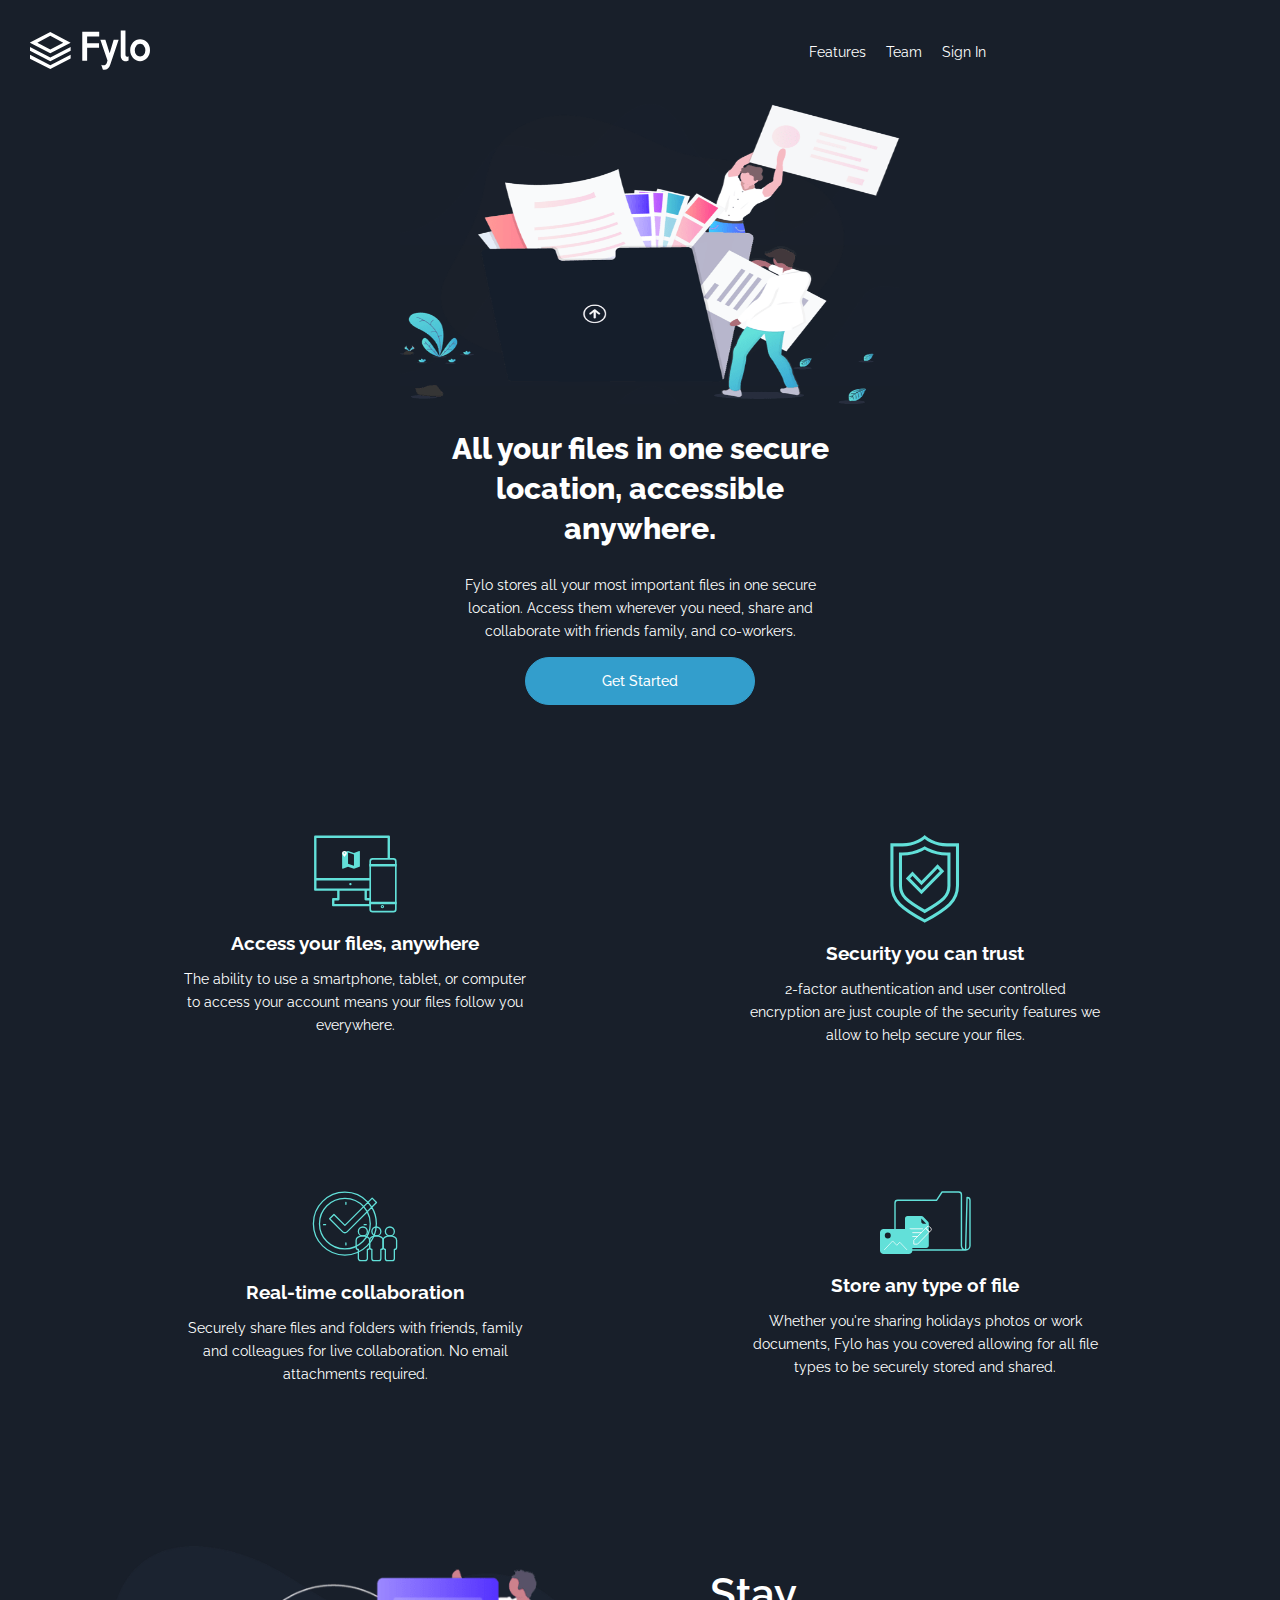
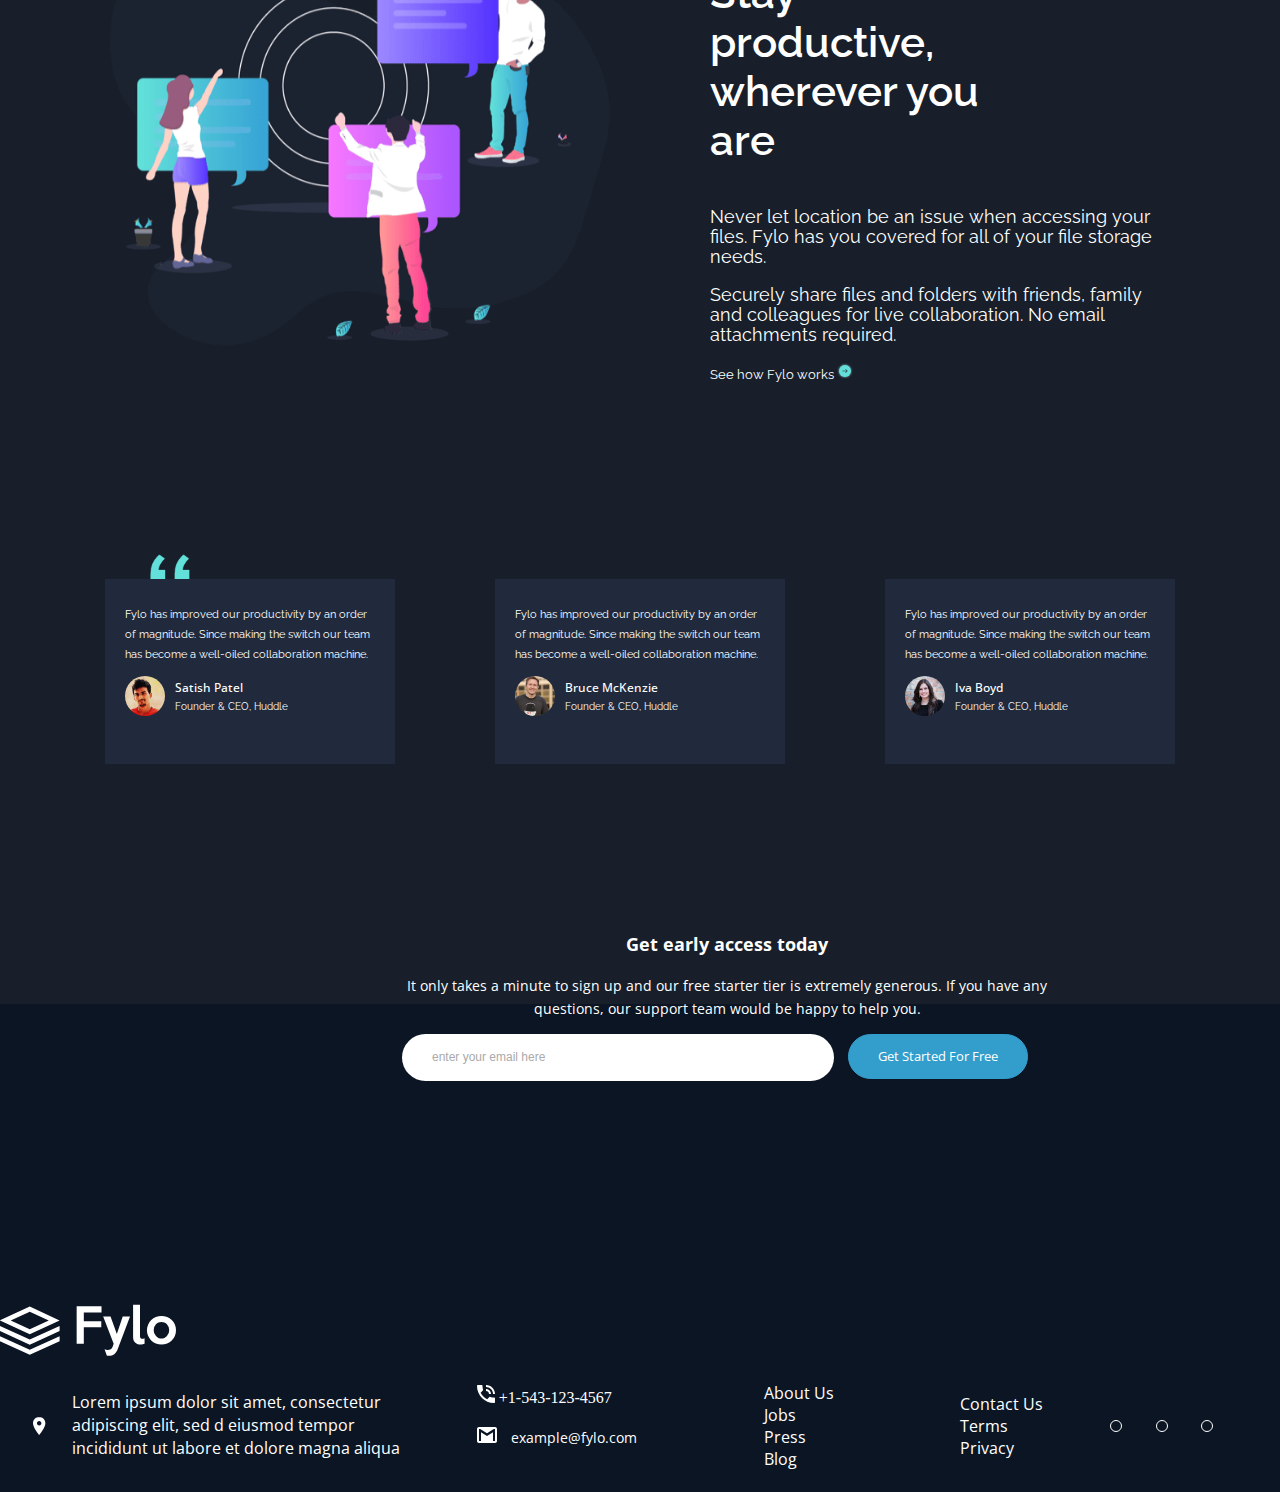
<file: index.html>
<!DOCTYPE html>
<html lang="en">
  <head>
    <meta charset="UTF-8" />
    <meta http-equiv="X-UA-Compatible" content="IE=edge" />
    <meta name="viewport" content="width=device-width, initial-scale=1.0" />
    <link rel="stylesheet" href="group196.css" />
  <link href="https://fonts.googleapis.com/css2?family=Open+Sans:wght@400;700&family=Raleway:wght@400;700&display=swap" rel="stylesheet" /> <!-- Fuente Unicons -->
     <link rel="stylesheet" href="https://unicons.iconscout.com/release/v4.0.0/css/line.css"
    />
    
  <title>GROUP 196 LANDING PAGE</title>
  </head>
  <body>
    <header class="header">
      <img src="./images/logo.svg" alt="logo" class="header-logo" />
      <br>
        <ul class="header-ul">
          <li><a href="#features">Features</a></li>
          <li><a href="#team">Team</a></li>
          <li><a href="#sign_in">Sign In</a></li>
        </ul>
      </br>
    </header>
    <main>
      <section class="hero">
        <img src="./images/illustration-intro.png" alt="illustration-intro" class="hero-ilustration" />
        <div class="hero-text">
          <h2 class="hero-heading">
            All your files in one secure location, accessible anywhere.
          </h2>
          <p class="hero-par">
            Fylo stores all your most important files in one secure location.
            Access them wherever you need, share and collaborate with friends
            family, and co-workers.
          </p>
        </div>
        <button class="hero-botton">Get Started</button>
      </section>
      <section id="features" class="features">
        <div class="feature1">
          <img src="./images/icon-access-anywhere.svg" alt="desktop and mobile" />
          <h3 class="box-title">Access your files, anywhere</h3>
          <p class="paragraph">
            The ability to use a smartphone, tablet, or computer to access your account means your files follow you everywhere.
          </p>
        </div>
        <div class="feature2">
          <img src="./images/icon-security.svg" alt="security" />
          <h3 class="box-title">Security you can trust</h3>
          <p class="paragraph">
            2-factor authentication and user controlled encryption are just couple of the security features we allow to help secure your files.
          </p>
        </div>
        <div class="feature3">
          <img src=".//images/icon-collaboration.svg" alt="collaboration" />
          <h3 class="box-title">Real-time collaboration</h3>
          <p class="paragraph">
            Securely share files and folders with friends, family and colleagues for live collaboration. No email attachments required.
          </p>
        </div>
        <div class="feature4">
          <img src="./images/icon-any-file.svg" alt="files" />
          <h3 class="box-title">Store any type of file</h3>
          <p class="paragraph">
            Whether you're sharing holidays photos or work documents, Fylo has  you covered allowing for all file types to be securely stored and shared.
          </p>
        </div>
      </section>
      <section class="productive">
        <div class="productive-div-img">
          <img src="./images/illustration-stay-productive.png" alt="productive" class="productive-img"/>
        </div>
        <div class="productive-div-text">
          <h3 class="productive-title">Stay productive, wherever you are</h3>
          <p class="productive-par">
            Never let location be an issue when accessing your files. Fylo has you covered for all of your file storage needs.
          </p>
          <p class="productive-par">
            Securely share files and folders with friends, family and colleagues for live collaboration. No email attachments required.
          </p>
          <div class="productive-div-link">
            
            <a class="productive-link"> See how Fylo works </a><img src="./images/icon-arrow.svg" alt="arrow" class="productive-arrow" />
            <div class="productive-underline"></div>
          </div></div>
      </section>
      <section class="comments">
        <img src="./images/bg-quotes.png" alt="quotes" class="comment-quotes"/>
        <div class="flex-desktop">
          <div class="comment">
            <p class="testimonial-par">
              Fylo has improved our productivity by an order of magnitude. Since making the switch our team has become a well-oiled collaboration machine.
            </p>
            <div class="testimonial-info">
              <img src="./images/profile-1.jpg" alt="patel" class="testimonial-photo"/>
              <div class="testimonial-info-person">
                <h4 class="testimonial-name">Satish Patel</h4> <small class="testimonial-job">Founder & CEO, Huddle</small>
              </div>
            </div>
          </div>
          <div class="comment">
            <p class="testimonial-par"> Fylo has improved our productivity by an order of magnitude. Since making the switch our team has become a well-oiled collaboration machine.
            </p>
            <div class="testimonial-info">
              <img src="./images/profile-2.jpg" alt="Bruce" class="testimonial-photo"/>
              <div class="testimonial-info-person">
                <h4 class="testimonial-name">Bruce McKenzie</h4>
                <small class="testimonial-job">Founder & CEO, Huddle</small>
              </div>
            </div>
          </div>
          <div class="comment">
            <p class="testimonial-par">
              Fylo has improved our productivity by an order of magnitude. Since making the switch our team has become a well-oiled collaboration machine.
            </p>
            <div class="testimonial-info">
              <img src="./images/profile-3.jpg" alt="Iva" class="testimonial-photo" />
              <div class="testimonial-info-person">
                <h4 class="testimonial-name">Iva Boyd</h4>
                <small class="testimonial-job">Founder & CEO, Huddle</small>
              </div>
            </div>
          </div>
        </div>
      </section>
      <section class="access">
        <h3 class="access-title">Get early access today</h3>
        <p class="access-par">
          It only takes a minute to sign up and our free starter tier is extremely generous. If you have any questions, our support <a href="">team</a> would be happy to help you.
        </p>
        <form>
          <input type="email" placeholder="enter your email here" class="input" /> <button class="access-botton js-access-botton">Get Started For Free</button>
        </form>
      </section>
    
    </main>
    <footer class="footer">
      <img src="./images/logo.svg" alt="logo" class="footer" />
      <div class="footer-desktop">
        <div class="footer-location">
          <img src="./images/icon-location.svg" alt="location" class="footer-icon"/>
          <p class="footer-par">
            Lorem ipsum dolor sit amet, consectetur adipiscing elit, sed d eiusmod tempor incididunt ut labore et dolore magna aliqua
          </p>
        </div>
        <div class="footer-contact">
          <div class="footer-phone">
            <img src="./images/icon-phone.svg" alt="phone" class="footer-icon" />
            <span class="footer span">+1-543-123-4567</span>
          </div>
          <div class="footer-email">
            <img src="./images/icon-email.svg" alt="email" class="footer-icon" />
            <span class="footer-span">example@fylo.com</span>
          </div>
        </div>
        <br class="footer-content">
          <ul class="nav1">
            <li class="footer-nav-li">About Us</li>
            
            <li class="footer-nav-li">Jobs</li>
            <li class="footer-nav-li">Press</li>
            <li class="footer-nav-li">Blog</li>
          </ul>
        </br>
        <br class="footer-content">
          <ul class="nav2">
            <li class="footer-nav-li">Contact Us</li>
            <li class="footer-nav-li">Terms</li>
            <li class="footer-nav-li">Privacy</li>
          </ul>
          <br></br>
        </br>
        <br class="footer-social-nav">
          <i class="icons uil uil-facebook-f"></i>
          <i class="icons uil uil-twitter"></i>
          <i class="icons uil uil-instagram"></i>
        </br>
      </div>
    </footer>
  </body>
</html>
</file>
<file: group196.css>
:root{
    --main-background:  hsl(218, 28%, 13%);
    --footer-background: hsl(216, 53%, 9%);
    --testimonials-background: hsl(219, 30%, 18%);
    --intro-email-background: hsl(217, 28%, 15%);
    --call-to-action-gradient1:rgb(176, 68%, 64%);
    --call-to-action-gradient2: hsl(198, 60%, 50%);
    --error: hsl(0, 100%, 63%);
    --white: hsl(0, 0%, 100%);
    --body-copy: 14px;
    --headings-more: 'Raleway', sans-serif;
    --body-font: 'Open Sans', sans-serif;
    --weight400: 400;
    --weight700: 700;
}

html{
    min-height: 100vh;
    background-color: var(--main-background);
}

body{
    min-height: 100vh;
    margin: 0;
}

.header{
    display: flex;
}

.header-logo{
    padding-top: 10px;
    padding-left: 10px;
    width: 70px;
    height: 25px;
}

.header-ul{
    font-family: var(--headings-more);
    font-size: 12px;
    color: var(--white);
    list-style-type: none;
    display: flex;
    flex-direction: row;
    margin-left: 50px;
}

li{
    margin-left: 20px;
}

a:link, a:visited {
    text-decoration: none;
    color: white;
}

.hero{
    display: flex;
    flex-direction: column;
    align-items: center;
}

.hero-ilustration{
    margin-left: 20px;
    margin-top: 30px;
    width: 300px;
    height: 230px;
    background-image: url(./images/bg-curvy-mobile.svg);
}

.hero-text{
    font-family: var(--headings-more);
    color: var(--white);
    text-align: center;
}

.hero-heading{
    margin-left: 20px;
    margin-right: 20px;
    font-size: 30px;
    line-height: 40px;
    font-weight: 800;
}

.hero-par{
    margin-left: 33px;
    margin-right: 33px;
    line-height: 23px;
    font-size: 14px;
}

.hero-botton{
    border-radius: 50px;
    padding: 15px;
    width: 230px;
    background-color: var(--call-to-action-gradient2);
    border: solid 1px var(--call-to-action-gradient2);
    color: var(--white);
    font-family: var(--headings-more);
    font-weight: 500;
    font-size: 14px;
}

.features{
    margin-top: 130px;
}

.feature1, .feature2, .feature3, .feature4{
    display: flex;
    flex-direction: column;
    align-items: center;
    color: var(--white);
    font-family: var(--headings-more);
    margin-bottom: 70px;
}

.box-title{
    font-size: 19px;
    margin-bottom: 0px;
}

.paragraph{
    text-align: center;
    font-size: 14px;
    margin-left: 20px;
    margin-right: 20px;
    line-height: 23px;
}

.productive{
    color: var(--white);
    font-family: var(--headings-more);
    margin-top: 40px;
    margin-left: 20px;
    margin-right: 20px;
}

.productive-img{
    width: 300px;
    height: 230px;
    margin-left: 10px;
    margin-bottom: 20px;
}

.productive-title{
    font-weight: 600;
    font-size: 18px;
}

.productive-par{
    font-size: 14px;
    line-height: 20px;
    font-family: var(--body-copy);
}

.productive-link{
    color: var(--call-to-action-gradient1);
    font-family: var(--body-copy);
    font-size: 13px;
    font-weight: var(--weight400);
    text-decoration: none;
}

.productive-underline{
    margin-top: 5px;
    width: 135px;
    height: 1px;
    background-color: var(--call-to-action-gradient1);
}

.comments-quotes{
    width: 25px;
    height: 20px;
    margin-top: 130px;
    position: relative;
    right: 127px;
    top: 30px;
}

.comments{
    display: flex;
    flex-direction: column;
    justify-content: center;
    align-items: center;
}

.comment{
    font-family: var(--headings-more);
    margin-top: 30px;
    padding: 15px 20px 20px 20px;
    background-color: var(--testimonials-background);
    width: 250px;
    height: 150px;
}

.testimonial-par{
    color: var(--white);
    font-size: 11px;
    line-height: 20px;
}

.testimonial-info{
    display: grid;
    grid-template-columns: 20% 80%;
}

.testimonial-photo{
    width: 40px;
    height: 40px;
    border-radius: 50px;
}

.testimonial-info-person{
    color: var(--white);
    display: flex;
    flex-direction: column;
    justify-content: center;
}

.testimonial-name{
    margin: 0;
    font-size: 12px;
    font-weight: 500;
    font-family: var(--body-font);
}

.testimonial-job{
    margin-top: 5px;
    font-weight: 400;
    font-size: 10px;
}

.access{
    position: relative;
    top: 150px;
    border-radius: 10px;
    margin-left: 17px;
    margin-right: 17px;
    background-color: var(--intro-emailbackground);
    width: 280px;
    height: 300px;
    padding: 20px 30px 20px 30px;
}

.access-title{
    color: var(--white);
    text-align: center;
    font-family: var(--body-font);
    font-weight: var(--weight700);
    font-size: 18px;
}

.access-par{
    color: var(--white);
    font-family: var(--body-font);
    font-size: 14px;
    text-align: center;
    line-height: 23px;
    font-weight: var(--weight400);
}

.access-form{
    margin-top: 30px;
    display: flex;
    flex-direction: column;
}

.input{
    border: 0;
    outline-width: 0;
    height: 45px;
    border-radius: 50px;
    padding-left: 30px;
    font-size: 12px;
    margin-bottom: 20px;
}

.input::placeholder{
    color: rgb(170, 170, 170);
}

.access-botton{
    font-family: var(--body-font);
    height: 45px;
    border-radius: 50px;
    color: var(--white);
    border: 1px solid var(--call-to-action-gradient2);
    background-color: var(--call-to-action-gradient2);
}

.footer{
    background-color: var(--footer-background);
    padding-top: 150px;
    padding-bottom: 6px;
}

.footer-img{
    margin: 50px 0 30px 30px;
}

.footer-location{
    display: grid;
    grid-template-columns: 10% 90%;
    align-items: center;
    margin-left: 20px;
}

.footer-par{
    color: var(--white);
    font-family: var(--body-font);
    font-size: 16px;
    margin-right: 27px;
    line-height: 23px;
}

.footer-phone {
    margin-left: 20px;
    margin-bottom: 20px;
    color: white;
}

.footer-email {
    margin-left: 20px;
    margin-bottom: 20px;

}

.footer-span{
    color: var(--white);
    margin-left: 10px;
    font-family: var(--body-font);
    font-size: 14px;
}

.footer-content{
    margin-top: 50px;
}

.nav1, .nav2{
    list-style-type: none;
    color: var(--white);
    font-family: var(--body-font);
    font-size: 16px;
    display: flex;
    flex-direction: column;
}

.footer-content-li{
    margin-bottom: 10px;
}

.footer-social-nav{
    margin-top: 50px;
    margin-bottom: 50px;
    display: flex;
    justify-content: center;
    gap: 15px;
}

.icons{
    color: var(--white);
    padding: 5px;
    border: 1px solid white;
    border-radius: 50px;
}

.err-message{
    font-weight: 600;
    font-size: 12px;
    font-family: var(--body-font);
    color: red;
    position: relative;
    left: 15px;
}

.display-err{
    display: none;
}

@media all and (min-width: 1024px){
    .header{
        justify-content: space-between;
        padding-left: 20px;
        padding-right: 20px;
    }
    
    .header-logo{
        padding-top: 30px;
        width: 120px;
        height: 40px;
    }
    
    .header-ul{
        font-size: 14px;
        padding-top: 30px;
    }
    
    .hero{
        display: flex;
        flex-direction: column;
        align-items: center;
    }
    
    .hero-ilustration{
        width: 500px;
        height: 300px;
    }
    
    .hero-heading{
        margin-left: 450px;
        margin-right: 450px;
    }
    
    .hero-par{
        margin-left: 460px;
        margin-right: 460px;
    }
    
    .features{
        display: grid;
        grid-template-columns: 1fr 1fr;
        grid-template-rows: 1fr 1fr;
        grid-gap: 60px;
        margin-left: 100px;
        margin-right: 100px;
    }
    
    .feature1, .feature2, .feature3, .feature4{
        margin-left: 60px;
        margin-right: 60px;
    }

    .productive{
        display: flex;
        align-items: center;
        gap: 100px;
        margin-left: 100px;
        margin-right: 100px;
    }
    
    .productive-img{
        width: 500px;
        height: 400px;
        margin-left: 10px;
        margin-bottom: 20px;
    }
    
    .productive-div-text{
        padding-right: 20px;
        vertical-align: middle;
    }

    .productive-title{
        font-size: 42px;
        margin-right: 150px;
    }
    
    .productive-par{
        font-size: 18px;
        line-height: 20px;
    }
 
    .flex-desktop{
        display: flex;
        flex-direction: row;
        gap: 100px;
    }
     .comment-quotes{
        width: 40px;
        height: 30px;
        margin-top: 130px;
        position: relative;
        right: 470px;
        top: 35px;
        z-index: -1;
        justify-content: space-evenly;
    }
    
    .access{
        position: relative;
        top: 250px;
        transform: translate(50%,-50%);
        width: 650px;
        height: 200px;
    }
    
    .access-form{
        margin-top: 30px;
        flex-direction: row;
    }
    
    .input{
       width: 400px;
       margin-right: 10px;
    }
    
    .err-message{
        font-weight: 600;
        font-size: 12px;
        font-family: var(--body-font);
        color: red;
        position: relative;
        top: -15px;
        left: 15px;
    }

    .access-botton{
       width: 180px;
    }
    .footer-img{
        margin: 50px 0 0 50px;
        width: 120px;
        height: 70px;
    }
    
    .footer-desktop{
        display: flex;
        flex-direction: row;
        align-items: center;
        justify-content: space-evenly;
    }

    .footer-par{
        color: var(--white);
        font-family: var(--body-font);
        font-size: 16px;
        margin-right: 27px;
        line-height: 23px;
        width: 350px;
    }

    .footer-location{
        margin-left: 0;
    }
}

.header-ul li:hover {
    font-weight: 700;
    cursor: pointer;
    text-decoration: underline;
}

.hero-botton:hover, .access-botton:hover{
    border: var(--call-to-action-gradient1);
    background-color: var(--call-to-action-gradient1);
    font-weight: 700;
    cursor: pointer;
}

.productive-link:hover{
    cursor: pointer;
    color: white;
    font-weight: 600;
}

.nav1 li:hover, .nav2 li:hover{
    font-weight: 700;
    cursor: pointer;
}

.footer-social-nav i:hover{
    cursor: pointer;
    color: var(--call-to-action-gradient1);
}
</file>
